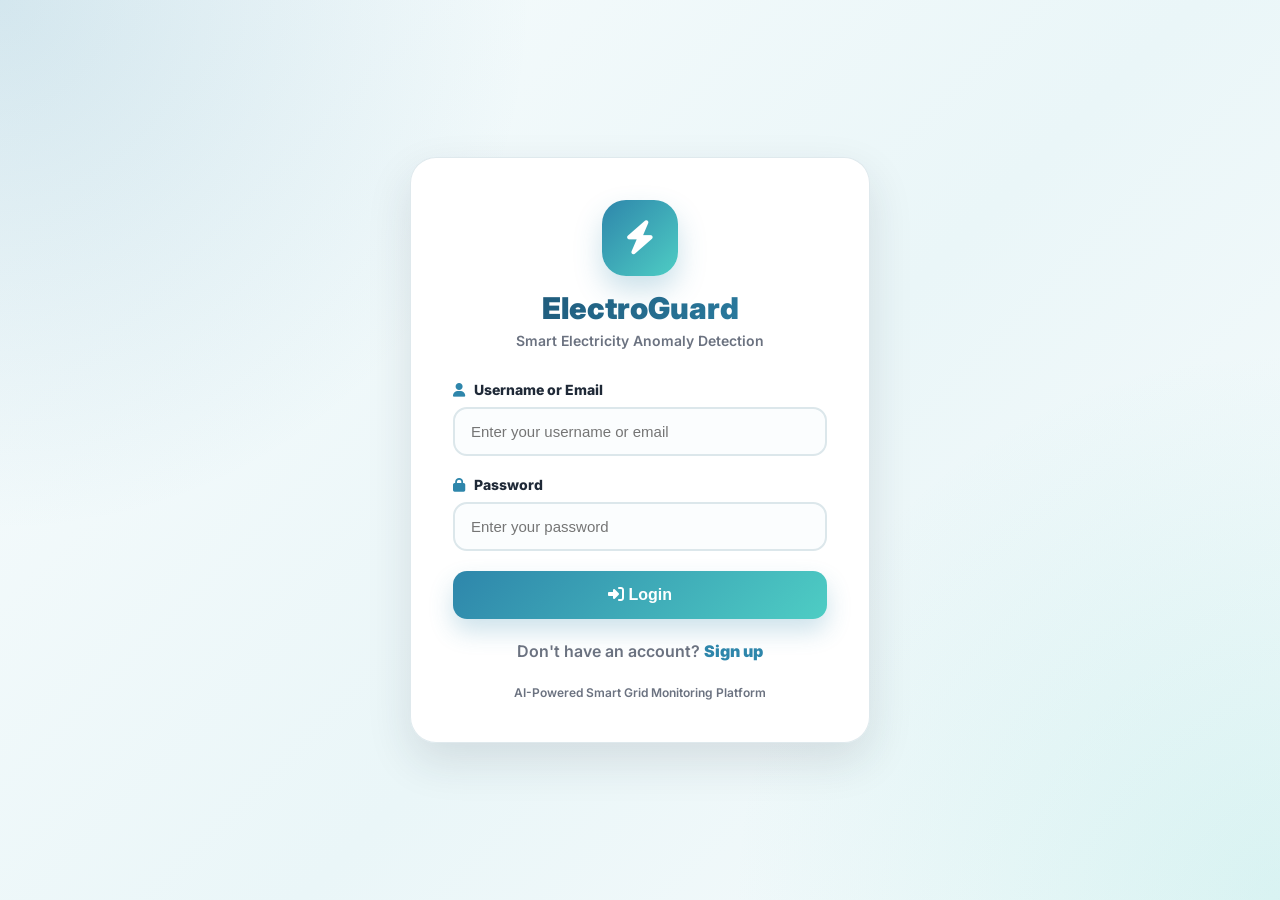
<file: webapp/templates/login.html>
<!DOCTYPE html>
<html lang="en">
<head>
    <meta charset="UTF-8">
    <meta name="viewport" content="width=device-width, initial-scale=1.0">
    <title>Login - ElectroGuard</title>

    <link href="https://fonts.googleapis.com/css2?family=Inter:wght@300;400;500;600;700;800&display=swap" rel="stylesheet">
    <link rel="stylesheet" href="https://cdnjs.cloudflare.com/ajax/libs/font-awesome/6.4.0/css/all.min.css">

    <style>
        * {
            margin: 0;
            padding: 0;
            box-sizing: border-box;
        }

        :root {
            --primary: #2E86AB;
            --primary-dark: #1B4F6E;
            --secondary: #4ECDC4;
            --accent: #F18F01;
            --success: #27AE60;
            --danger: #DC2626;
            --dark: #1F2937;
            --gray: #6B7280;
            --light: #F4F9FB;
            --white: #FFFFFF;
            --border: #DCE7EB;
            --shadow: 0 18px 45px rgba(31, 41, 55, 0.12);
        }

        body {
            font-family: 'Inter', sans-serif;
            min-height: 100vh;
            background:
                radial-gradient(circle at top left, rgba(46, 134, 171, 0.18), transparent 34%),
                radial-gradient(circle at bottom right, rgba(78, 205, 196, 0.18), transparent 35%),
                linear-gradient(135deg, #F8FCFD 0%, #EAF6F8 55%, #F7FBFC 100%);
            display: flex;
            align-items: center;
            justify-content: center;
            padding: 24px;
            color: var(--dark);
        }

        .auth-container {
            width: 100%;
            max-width: 460px;
        }

        .auth-card {
            background: rgba(255, 255, 255, 0.96);
            border: 1px solid rgba(220, 231, 235, 0.9);
            border-radius: 26px;
            padding: 42px;
            box-shadow: var(--shadow);
            animation: fadeIn 0.45s ease;
            backdrop-filter: blur(12px);
        }

        @keyframes fadeIn {
            from { opacity: 0; transform: translateY(-16px); }
            to { opacity: 1; transform: translateY(0); }
        }

        .logo {
            text-align: center;
            margin-bottom: 32px;
        }

        .logo-icon {
            width: 76px;
            height: 76px;
            margin: 0 auto 14px;
            border-radius: 24px;
            display: grid;
            place-items: center;
            background: linear-gradient(135deg, var(--primary), var(--secondary));
            color: white;
            font-size: 34px;
            box-shadow: 0 14px 28px rgba(46, 134, 171, 0.25);
        }

        .logo h2 {
            font-size: 30px;
            font-weight: 900;
            background: linear-gradient(135deg, var(--primary-dark), var(--primary));
            -webkit-background-clip: text;
            background-clip: text;
            color: transparent;
            margin-bottom: 6px;
        }

        .logo p {
            color: var(--gray);
            font-size: 14px;
            font-weight: 600;
        }

        .form-group {
            margin-bottom: 20px;
        }

        .form-group label {
            display: block;
            margin-bottom: 9px;
            font-weight: 800;
            color: var(--dark);
            font-size: 14px;
        }

        .form-group label i {
            color: var(--primary);
            margin-right: 6px;
        }

        .form-group input {
            width: 100%;
            padding: 14px 16px;
            border: 2px solid var(--border);
            border-radius: 14px;
            font-size: 15px;
            background: #FBFDFE;
            transition: all 0.25s ease;
            color: var(--dark);
        }

        .form-group input:focus {
            outline: none;
            border-color: var(--primary);
            background: var(--white);
            box-shadow: 0 0 0 4px rgba(46, 134, 171, 0.12);
        }

        .btn-login {
            width: 100%;
            padding: 15px;
            background: linear-gradient(135deg, var(--primary), var(--secondary));
            color: white;
            border: none;
            border-radius: 14px;
            font-size: 16px;
            font-weight: 900;
            cursor: pointer;
            transition: all 0.25s ease;
            box-shadow: 0 12px 24px rgba(46, 134, 171, 0.24);
        }

        .btn-login:hover {
            transform: translateY(-2px);
            box-shadow: 0 16px 32px rgba(46, 134, 171, 0.32);
        }

        .signup-link {
            text-align: center;
            margin-top: 22px;
            color: var(--gray);
            font-weight: 600;
        }

        .signup-link a {
            color: var(--primary);
            text-decoration: none;
            font-weight: 900;
        }

        .signup-link a:hover {
            text-decoration: underline;
        }

        .error-message {
            background: #FEE2E2;
            color: var(--danger);
            padding: 13px 14px;
            border-radius: 14px;
            margin-bottom: 20px;
            display: none;
            font-weight: 700;
            border-left: 5px solid var(--danger);
        }

        .success-message {
            background: #D1FAE5;
            color: var(--success);
            padding: 13px 14px;
            border-radius: 14px;
            margin-bottom: 20px;
            display: none;
            font-weight: 700;
            border-left: 5px solid var(--success);
        }

        .auth-footer {
            margin-top: 24px;
            text-align: center;
            font-size: 12px;
            color: var(--gray);
            font-weight: 600;
        }

        @media (max-width: 520px) {
            .auth-card {
                padding: 30px 22px;
            }

            .logo h2 {
                font-size: 26px;
            }
        }
    </style>
</head>

<body>
    <div class="auth-container">
        <div class="auth-card">
            <div class="logo">
                <div class="logo-icon">
                    <i class="fas fa-bolt"></i>
                </div>
                <h2>ElectroGuard</h2>
                <p>Smart Electricity Anomaly Detection</p>
            </div>

            <div id="errorMsg" class="error-message"></div>
            <div id="successMsg" class="success-message"></div>

            <form id="loginForm">
                <div class="form-group">
                    <label><i class="fas fa-user"></i> Username or Email</label>
                    <input type="text" id="username" placeholder="Enter your username or email" required>
                </div>

                <div class="form-group">
                    <label><i class="fas fa-lock"></i> Password</label>
                    <input type="password" id="password" placeholder="Enter your password" required>
                </div>

                <button type="submit" class="btn-login">
                    <i class="fas fa-sign-in-alt"></i> Login
                </button>
            </form>

            <div class="signup-link">
                Don't have an account? <a href="{{ url_for('auth.signup_page') }}">Sign up</a>
            </div>

            <div class="auth-footer">
                AI-Powered Smart Grid Monitoring Platform
            </div>
        </div>
    </div>

    <script>
        document.getElementById('loginForm').addEventListener('submit', async (e) => {
            e.preventDefault();

            const username = document.getElementById('username').value;
            const password = document.getElementById('password').value;

            const errorDiv = document.getElementById('errorMsg');
            const successDiv = document.getElementById('successMsg');

            errorDiv.style.display = 'none';
            successDiv.style.display = 'none';

            try {
                const response = await fetch('/api/login', {
                    method: 'POST',
                    headers: { 'Content-Type': 'application/json' },
                    body: JSON.stringify({ username, password })
                });

                const data = await response.json();

                if (data.success) {
                    successDiv.textContent = data.message;
                    successDiv.style.display = 'block';

                    setTimeout(() => {
                        window.location.href = data.redirect;
                    }, 1000);
                } else {
                    errorDiv.textContent = data.message;
                    errorDiv.style.display = 'block';
                }
            } catch (error) {
                errorDiv.textContent = 'Network error. Please try again.';
                errorDiv.style.display = 'block';
            }
        });
    </script>
</body>
</html>
</file>
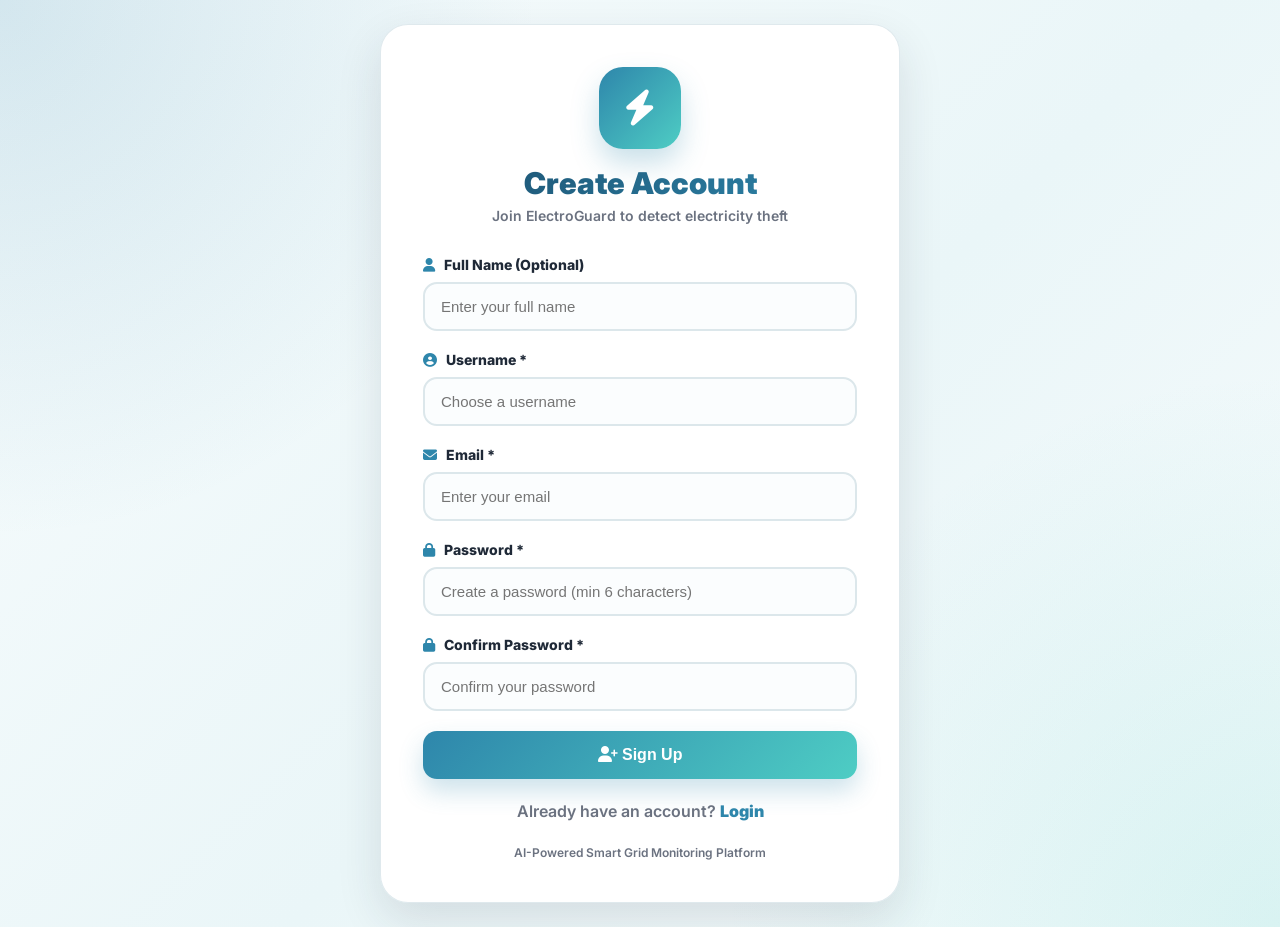
<file: webapp/templates/signup.html>
<!DOCTYPE html>
<html lang="en">
<head>
    <meta charset="UTF-8">
    <meta name="viewport" content="width=device-width, initial-scale=1.0">

    <title>Sign Up - ElectroGuard</title>

    <link href="https://fonts.googleapis.com/css2?family=Inter:wght@300;400;500;600;700;800&display=swap" rel="stylesheet">

    <link rel="stylesheet"
          href="https://cdnjs.cloudflare.com/ajax/libs/font-awesome/6.4.0/css/all.min.css">

    <style>

        *{
            margin:0;
            padding:0;
            box-sizing:border-box;
        }

        :root{
            --primary:#2E86AB;
            --primary-dark:#1B4F6E;
            --secondary:#4ECDC4;
            --accent:#F18F01;
            --success:#27AE60;
            --danger:#DC2626;
            --dark:#1F2937;
            --gray:#6B7280;
            --light:#F4F9FB;
            --white:#FFFFFF;
            --border:#DCE7EB;

            --shadow:
                0 18px 45px rgba(31,41,55,0.12);
        }

        body{
            font-family:'Inter',sans-serif;
            min-height:100vh;

            background:
                radial-gradient(circle at top left,
                    rgba(46,134,171,0.18),
                    transparent 34%),

                radial-gradient(circle at bottom right,
                    rgba(78,205,196,0.18),
                    transparent 35%),

                linear-gradient(
                    135deg,
                    #F8FCFD 0%,
                    #EAF6F8 55%,
                    #F7FBFC 100%
                );

            display:flex;
            align-items:center;
            justify-content:center;

            padding:24px;

            color:var(--dark);
        }

        .auth-container{
            width:100%;
            max-width:520px;
        }

        .auth-card{

            background:
                rgba(255,255,255,0.96);

            border:
                1px solid rgba(220,231,235,0.9);

            border-radius:28px;

            padding:42px;

            backdrop-filter:blur(12px);

            box-shadow:var(--shadow);

            animation:fadeIn 0.45s ease;
        }

        @keyframes fadeIn{

            from{
                opacity:0;
                transform:translateY(-18px);
            }

            to{
                opacity:1;
                transform:translateY(0);
            }
        }

        .logo{
            text-align:center;
            margin-bottom:32px;
        }

        .logo-icon{

            width:82px;
            height:82px;

            margin:0 auto 16px;

            border-radius:24px;

            display:grid;
            place-items:center;

            background:
                linear-gradient(
                    135deg,
                    var(--primary),
                    var(--secondary)
                );

            color:white;

            font-size:36px;

            box-shadow:
                0 14px 28px rgba(46,134,171,0.26);
        }

        .logo h2{

            font-size:30px;
            font-weight:900;

            margin-bottom:6px;

            background:
                linear-gradient(
                    135deg,
                    var(--primary-dark),
                    var(--primary)
                );

            -webkit-background-clip:text;
            background-clip:text;

            color:transparent;
        }

        .logo p{
            color:var(--gray);
            font-size:14px;
            font-weight:600;
        }

        .form-group{
            margin-bottom:20px;
        }

        .form-group label{

            display:block;

            margin-bottom:9px;

            font-size:14px;
            font-weight:800;

            color:var(--dark);
        }

        .form-group label i{
            color:var(--primary);
            margin-right:6px;
        }

        .form-group input{

            width:100%;

            padding:14px 16px;

            border:
                2px solid var(--border);

            border-radius:14px;

            font-size:15px;

            background:#FBFDFE;

            transition:all 0.25s ease;

            color:var(--dark);
        }

        .form-group input:focus{

            outline:none;

            border-color:var(--primary);

            background:var(--white);

            box-shadow:
                0 0 0 4px rgba(46,134,171,0.12);
        }

        .btn-signup{

            width:100%;

            padding:15px;

            border:none;

            border-radius:14px;

            cursor:pointer;

            font-size:16px;
            font-weight:900;

            color:white;

            background:
                linear-gradient(
                    135deg,
                    var(--primary),
                    var(--secondary)
                );

            transition:all 0.25s ease;

            box-shadow:
                0 12px 24px rgba(46,134,171,0.24);
        }

        .btn-signup:hover{

            transform:translateY(-2px);

            box-shadow:
                0 16px 32px rgba(46,134,171,0.32);
        }

        .login-link{

            text-align:center;

            margin-top:22px;

            color:var(--gray);

            font-weight:600;
        }

        .login-link a{

            color:var(--primary);

            text-decoration:none;

            font-weight:900;
        }

        .login-link a:hover{
            text-decoration:underline;
        }

        .error-message{

            background:#FEE2E2;

            color:var(--danger);

            padding:13px 14px;

            border-radius:14px;

            margin-bottom:20px;

            display:none;

            font-weight:700;

            border-left:5px solid var(--danger);
        }

        .success-message{

            background:#D1FAE5;

            color:var(--success);

            padding:13px 14px;

            border-radius:14px;

            margin-bottom:20px;

            display:none;

            font-weight:700;

            border-left:5px solid var(--success);
        }

        .auth-footer{

            margin-top:24px;

            text-align:center;

            font-size:12px;

            color:var(--gray);

            font-weight:600;
        }

        @media(max-width:540px){

            .auth-card{
                padding:30px 22px;
            }

            .logo h2{
                font-size:26px;
            }
        }

    </style>
</head>

<body>

    <div class="auth-container">

        <div class="auth-card">

            <div class="logo">

                <div class="logo-icon">
                    <i class="fas fa-bolt"></i>
                </div>

                <h2>Create Account</h2>

                <p>
                    Join ElectroGuard to detect electricity theft
                </p>

            </div>

            <div id="errorMsg"
                 class="error-message"></div>

            <div id="successMsg"
                 class="success-message"></div>

            <form id="signupForm">

                <div class="form-group">

                    <label>
                        <i class="fas fa-user"></i>
                        Full Name (Optional)
                    </label>

                    <input
                        type="text"
                        id="fullName"
                        placeholder="Enter your full name">
                </div>

                <div class="form-group">

                    <label>
                        <i class="fas fa-user-circle"></i>
                        Username *
                    </label>

                    <input
                        type="text"
                        id="username"
                        placeholder="Choose a username"
                        required>
                </div>

                <div class="form-group">

                    <label>
                        <i class="fas fa-envelope"></i>
                        Email *
                    </label>

                    <input
                        type="email"
                        id="email"
                        placeholder="Enter your email"
                        required>
                </div>

                <div class="form-group">

                    <label>
                        <i class="fas fa-lock"></i>
                        Password *
                    </label>

                    <input
                        type="password"
                        id="password"
                        placeholder="Create a password (min 6 characters)"
                        required>
                </div>

                <div class="form-group">

                    <label>
                        <i class="fas fa-lock"></i>
                        Confirm Password *
                    </label>

                    <input
                        type="password"
                        id="confirmPassword"
                        placeholder="Confirm your password"
                        required>
                </div>

                <button type="submit"
                        class="btn-signup">

                    <i class="fas fa-user-plus"></i>
                    Sign Up

                </button>

            </form>

            <div class="login-link">

                Already have an account?

                <a href="{{ url_for('auth.login_page') }}">
                    Login
                </a>

            </div>

            <div class="auth-footer">
                AI-Powered Smart Grid Monitoring Platform
            </div>

        </div>

    </div>

    <script>

        document
            .getElementById('signupForm')
            .addEventListener('submit', async (e) => {

            e.preventDefault();

            const username =
                document.getElementById('username').value;

            const email =
                document.getElementById('email').value;

            const password =
                document.getElementById('password').value;

            const confirmPassword =
                document.getElementById('confirmPassword').value;

            const fullName =
                document.getElementById('fullName').value;

            const errorDiv =
                document.getElementById('errorMsg');

            const successDiv =
                document.getElementById('successMsg');

            errorDiv.style.display = 'none';
            successDiv.style.display = 'none';

            if(password !== confirmPassword){

                errorDiv.textContent =
                    'Passwords do not match!';

                errorDiv.style.display = 'block';

                return;
            }

            if(password.length < 6){

                errorDiv.textContent =
                    'Password must be at least 6 characters!';

                errorDiv.style.display = 'block';

                return;
            }

            try{

                const response = await fetch('/api/signup', {

                    method:'POST',

                    headers:{
                        'Content-Type':'application/json'
                    },

                    body:JSON.stringify({
                        username,
                        email,
                        password,
                        full_name:fullName
                    })
                });

                const data = await response.json();

                if(data.success){

                    successDiv.textContent =
                        data.message;

                    successDiv.style.display =
                        'block';

                    setTimeout(() => {

                        window.location.href =
                            data.redirect;

                    },1500);

                }else{

                    errorDiv.textContent =
                        data.message;

                    errorDiv.style.display =
                        'block';
                }

            }catch(error){

                errorDiv.textContent =
                    'Network error. Please try again.';

                errorDiv.style.display =
                    'block';
            }

        });

    </script>

</body>
</html>
</file>
